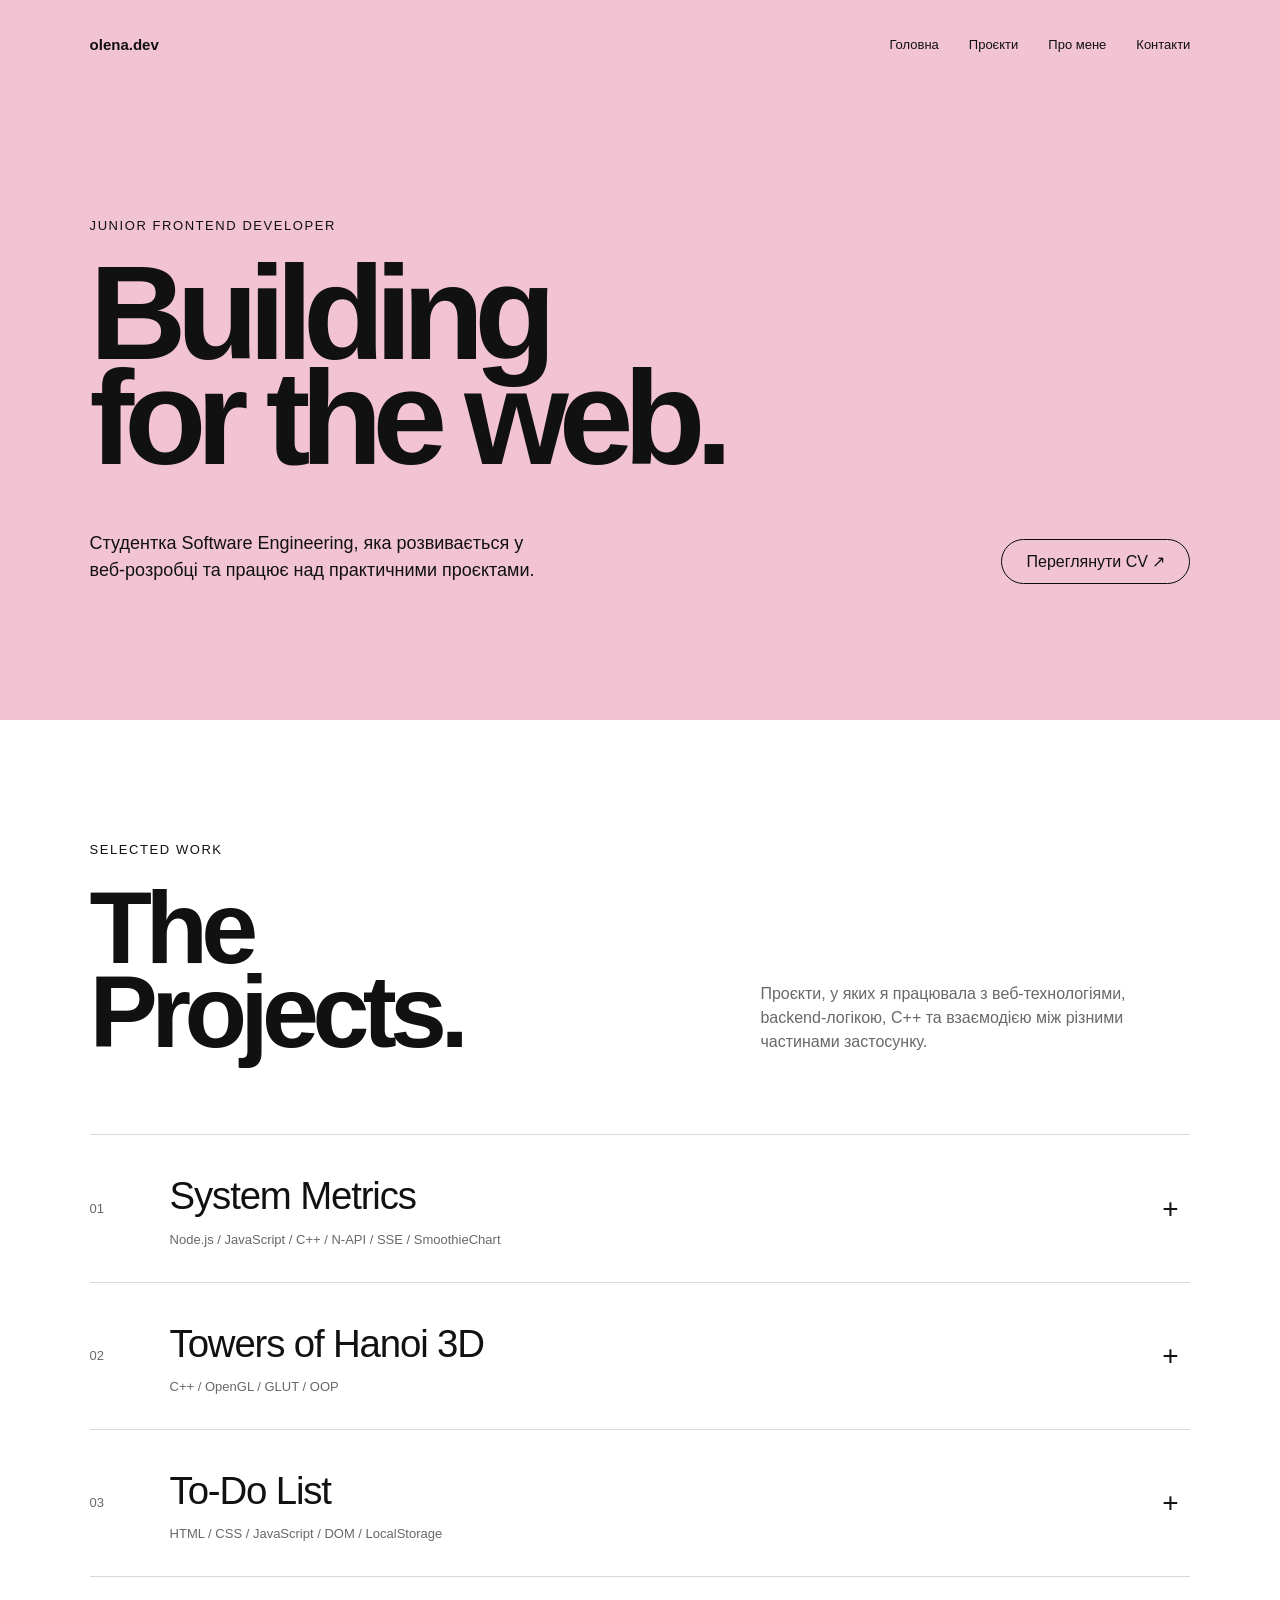
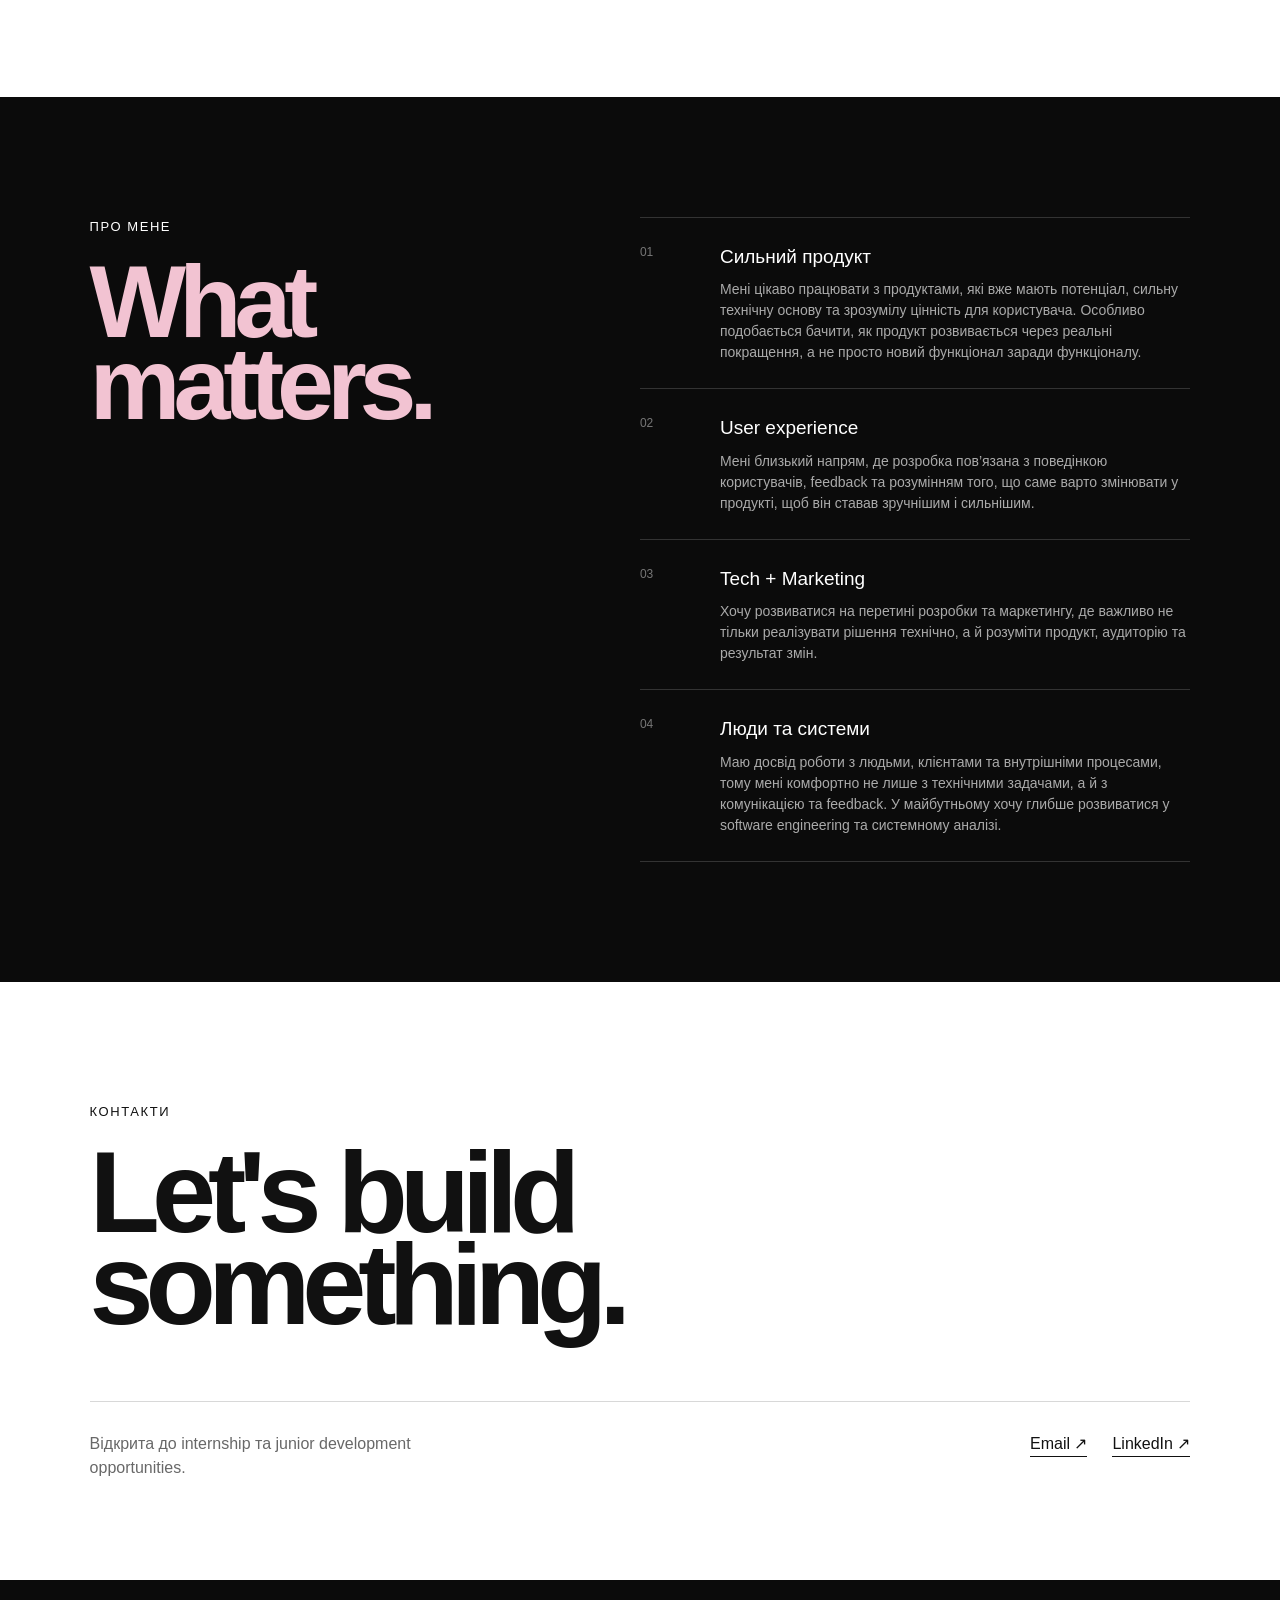
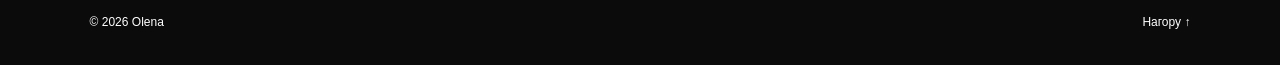
<file: index.html>
<!DOCTYPE html>
<html lang="uk">

<head>
    <meta charset="UTF-8">
    <meta name="viewport" content="width=device-width, initial-scale=1.0">

    <title>Olena | Junior Frontend Developer</title>

    <link rel="stylesheet" href="style.css">
</head>

<body>

<header class="header">
    <div class="container header__inner">

        <a href="#home" class="header__logo">
            olena.dev
        </a>

        <nav class="header__nav">
            <a class="header__link" href="#home">Головна</a>
            <a class="header__link" href="#projects">Проєкти</a>
            <a class="header__link" href="#about">Про мене</a>
            <a class="header__link" href="#contact">Контакти</a>
        </nav>

    </div>
</header>


<main>


    <section class="section section--hero" id="home">

        <div class="container hero">

            <div class="hero__content">

                <p class="hero__label">
                    Junior Frontend Developer
                </p>

                <h1 class="hero__title">
                    Building<br>
                    for the web.
                </h1>

                <div class="hero__bottom">

                    <p class="hero__description">
                        Студентка Software Engineering, яка розвивається у веб-розробці
                        та працює над практичними проєктами.
                    </p>

                    <a
                        class="button button--outline"
                        href="files/NoskovOlena_CV.pdf"
                        target="_blank"
                    >
                        Переглянути CV ↗
                    </a>

                </div>

            </div>

        </div>

    </section>



    <section class="section section--projects" id="projects">

        <div class="container">

            <div class="section-heading">

                <div>
                    <p class="section-heading__label">
                        Selected work
                    </p>

                    <h2 class="section-heading__title">
                        The<br>
                        Projects.
                    </h2>
                </div>

                <p class="section-heading__description">
                    Проєкти, у яких я працювала з веб-технологіями,
                    backend-логікою, C++ та взаємодією між різними частинами застосунку.
                </p>

            </div>


            <div class="projects">


                <!-- PROJECT 01 -->

                <article class="project">

                    <button
                        class="project__header"
                        type="button"
                        aria-expanded="false"
                    >

                        <div class="project__number">
                            01
                        </div>

                        <div class="project__name">
                            <h3>System Metrics</h3>

                            <p>
                                Node.js / JavaScript / C++ / N-API / SSE / SmoothieChart
                            </p>
                        </div>

                        <div class="project__toggle">
                            +
                        </div>

                    </button>


                    <div class="project__body">

                        <div class="project__content project__content--vertical">


                            <div class="project__visual project__visual--wide">

                                <img
                                    src="images/system-metrics.png"
                                    alt="System Metrics preview"
                                >

                            </div>


                            <div class="project__info">

                                <div class="project__block">

                                    <span class="project__label">
                                        Про проєкт
                                    </span>

                                    <p>
                                        Невеликий застосунок для моніторингу оперативної пам’яті macOS
                                        у реальному часі. Дані про вільну та активну пам’ять
                                        отримуються через нативний C++ модуль і передаються
                                        у браузер через SSE.
                                    </p>

                                    <p>
                                        На frontend дані обробляються через EventSource,
                                        відображаються у числовому вигляді та додаються
                                        на live-графік через SmoothieChart.
                                    </p>

                                </div>


                                <div class="project__block">

                                    <span class="project__label">
                                        Що реалізовано
                                    </span>

                                    <ul class="project__list">
                                        <li>Збір memory statistics через macOS Mach API</li>
                                        <li>Нативний Node.js addon на C++ через N-API</li>
                                        <li>Передача метрик через Server-Sent Events</li>
                                        <li>Оновлення даних без перезавантаження сторінки</li>
                                        <li>Візуалізація метрик через SmoothieChart</li>
                                        <li>Обробка втрати SSE-з’єднання</li>
                                    </ul>

                                </div>


                                <div class="project__block">

                                    <span class="project__label">
                                        Technologies
                                    </span>

                                    <div class="project__tags">
                                        <span>JavaScript</span>
                                        <span>Node.js</span>
                                        <span>C++</span>
                                        <span>N-API</span>
                                        <span>SSE</span>
                                        <span>Mach API</span>
                                        <span>SmoothieChart</span>
                                    </div>

                                </div>

                            </div>

                        </div>

                    </div>

                </article>


                <!-- PROJECT 02 -->

                <article class="project">

                    <button
                        class="project__header"
                        type="button"
                        aria-expanded="false"
                    >

                        <div class="project__number">
                            02
                        </div>

                        <div class="project__name">
                            <h3>Towers of Hanoi 3D</h3>

                            <p>
                                C++ / OpenGL / GLUT / OOP
                            </p>
                        </div>

                        <div class="project__toggle">
                            +
                        </div>

                    </button>


                    <div class="project__body">

                        <div class="project__course">


                            <div class="project-gallery">

                                <img
                                    src="images/hanoi-1.png"
                                    alt="Towers of Hanoi 3D scene"
                                >

                                <img
                                    src="images/hanoi-2.png"
                                    alt="Towers of Hanoi gameplay"
                                >

                                <img
                                    src="images/hanoi-3.png"
                                    alt="Game statistics"
                                >

                                <img
                                    src="images/hanoi-4.png"
                                    alt="Towers of Hanoi project structure"
                                >

                            </div>


                            <div class="project__info">

                                <div class="project__block">

                                    <span class="project__label">
                                        Про проєкт
                                    </span>

                                    <p>
                                        Курсова робота — 3D-реалізація головоломки
                                        «Ханойські вежі» на C++ з використанням OpenGL та GLUT.
                                        Програма відображає три стрижні та диски у тривимірній
                                        сцені й дозволяє користувачу самостійно виконувати ходи.
                                    </p>

                                    <p>
                                        Ігрова логіка контролює правильність переміщення дисків
                                        і не дозволяє розміщувати більший диск поверх меншого.
                                        Після кожного ходу оновлюється стан гри та перевіряється
                                        умова перемоги.
                                    </p>

                                </div>


                                <div class="project__block">

                                    <span class="project__label">
                                        Архітектура
                                    </span>

                                    <p>
                                        Проєкт побудований з використанням OOP.
                                        Клас <strong>Disk</strong> зберігає параметри диска
                                        та відповідає за його rendering у 3D-сцені.
                                        Клас <strong>HanoiBoard</strong> зберігає стан стрижнів,
                                        обробляє переміщення та перевіряє правила гри.
                                    </p>

                                    <p>
                                        У <strong>main.cpp</strong> реалізовано ініціалізацію
                                        OpenGL/GLUT, основний цикл програми та обробку подій
                                        клавіатури й миші.
                                    </p>

                                </div>


                                <div class="project__block">

                                    <span class="project__label">
                                        Що реалізовано
                                    </span>

                                    <ul class="project__list">
                                        <li>3D-сцена на OpenGL та GLUT</li>
                                        <li>Логіка переміщення дисків між стрижнями</li>
                                        <li>Перевірка допустимості кожного ходу</li>
                                        <li>Визначення завершення гри</li>
                                        <li>Обертання та масштабування камери</li>
                                        <li>Керування через клавіатуру та мишу</li>
                                        <li>Лічильник ходів та часу гри</li>
                                        <li>Збереження статистики у stats.txt</li>
                                        <li>Подвійна буферизація для плавного rendering</li>
                                    </ul>

                                </div>


                                <div class="project__block">

                                    <span class="project__label">
                                        Проєктування
                                    </span>

                                    <p>
                                        Перед реалізацією були визначені функціональні вимоги
                                        та побудовані UML-діаграми: Use Case, Class Diagram,
                                        Sequence Diagram та Activity Diagram.
                                    </p>

                                </div>


                                <div class="project__block">

                                    <span class="project__label">
                                        Technologies
                                    </span>

                                    <div class="project__tags">
                                        <span>C++</span>
                                        <span>OpenGL</span>
                                        <span>GLUT</span>
                                        <span>OOP</span>
                                        <span>UML</span>
                                        <span>CMake</span>
                                        <span>Computer Graphics</span>
                                    </div>

                                </div>

                            </div>

                        </div>

                    </div>

                </article>


                <!-- PROJECT 03 -->

                <article class="project">

                    <button
                        class="project__header"
                        type="button"
                        aria-expanded="false"
                    >

                        <div class="project__number">
                            03
                        </div>

                        <div class="project__name">
                            <h3>To-Do List</h3>

                            <p>
                                HTML / CSS / JavaScript / DOM / LocalStorage
                            </p>
                        </div>

                        <div class="project__toggle">
                            +
                        </div>

                    </button>


                    <div class="project__body">

                        <div class="project__content project__content--vertical">

                            <div class="project__visual project__visual--wide">

                                <img
                                    src="images/todo-project.png"
                                    alt="To-Do List preview"
                                >

                            </div>


                            <div class="project__info">

                                <div class="project__block">

                                    <span class="project__label">
                                        Про проєкт
                                    </span>

                                    <p>
                                        Невеликий task manager на vanilla JavaScript.
                                        Користувач може створювати задачі, відмічати їх виконаними,
                                        видаляти та фільтрувати за статусом.
                                    </p>

                                    <p>
                                        Стан задач зберігається у LocalStorage, тому список
                                        відновлюється після перезавантаження сторінки.
                                        Інтерфейс оновлюється через функцію renderTasks().
                                    </p>

                                </div>


                                <div class="project__block">

                                    <span class="project__label">
                                        Логіка
                                    </span>

                                    <p>
                                        Задачі зберігаються у масиві об’єктів з id,
                                        текстом та статусом виконання.
                                        Для фільтрації використовується filter(),
                                        а взаємодія зі списком обробляється
                                        через події click та change.
                                    </p>

                                </div>


                                <div class="project__block">

                                    <span class="project__label">
                                        Що реалізовано
                                    </span>

                                    <ul class="project__list">
                                        <li>Створення та видалення задач</li>
                                        <li>Зміна статусу через checkbox</li>
                                        <li>Фільтри All / Active / Done</li>
                                        <li>Збереження стану у LocalStorage</li>
                                        <li>Динамічний rendering через DOM</li>
                                        <li>Event delegation</li>
                                        <li>Лічильник задач</li>
                                    </ul>

                                </div>


                                <div class="project__block">

                                    <span class="project__label">
                                        Technologies
                                    </span>

                                    <div class="project__tags">
                                        <span>HTML5</span>
                                        <span>CSS3</span>
                                        <span>JavaScript</span>
                                        <span>DOM</span>
                                        <span>LocalStorage</span>
                                    </div>

                                </div>

                            </div>

                        </div>

                    </div>

                </article>

            </div>

        </div>

    </section>




    <section class="section section--dark" id="about">

        <div class="container about">

            <div class="about__heading">

                <p class="about__label">
                    Про мене
                </p>

                <h2 class="about__title">
                    What<br>
                    matters.
                </h2>

            </div>


            <div class="about__items">

                <div class="about-item">
                    <span class="about-item__number">01</span>

                    <div class="about-item__content">
                        <h3>Сильний продукт</h3>

                        <p>
                            Мені цікаво працювати з продуктами, які вже мають потенціал,
                            сильну технічну основу та зрозумілу цінність для користувача.
                            Особливо подобається бачити, як продукт розвивається через
                            реальні покращення, а не просто новий функціонал заради функціоналу.
                        </p>
                    </div>
                </div>


                <div class="about-item">
                    <span class="about-item__number">02</span>

                    <div class="about-item__content">
                        <h3>User experience</h3>

                        <p>
                            Мені близький напрям, де розробка пов’язана з поведінкою
                            користувачів, feedback та розумінням того, що саме варто
                            змінювати у продукті, щоб він ставав зручнішим і сильнішим.
                        </p>
                    </div>
                </div>


                <div class="about-item">
                    <span class="about-item__number">03</span>

                    <div class="about-item__content">
                        <h3>Tech + Marketing</h3>

                        <p>
                            Хочу розвиватися на перетині розробки та маркетингу,
                            де важливо не тільки реалізувати рішення технічно,
                            а й розуміти продукт, аудиторію та результат змін.
                        </p>
                    </div>
                </div>


                <div class="about-item">
                    <span class="about-item__number">04</span>

                    <div class="about-item__content">
                        <h3>Люди та системи</h3>

                        <p>
                            Маю досвід роботи з людьми, клієнтами та внутрішніми процесами,
                            тому мені комфортно не лише з технічними задачами, а й з
                            комунікацією та feedback. У майбутньому хочу глибше
                            розвиватися у software engineering та системному аналізі.
                        </p>
                    </div>
                </div>

            </div>

        </div>

    </section>




    <section class="section section--contact" id="contact">

        <div class="container contact">

            <p class="contact__label">
                Контакти
            </p>

            <h2 class="contact__title">
                Let's build<br>
                something.
            </h2>

            <div class="contact__bottom">

                <p class="contact__text">
                    Відкрита до internship та junior development opportunities.
                </p>

                <div class="contact__links">

                    <a href="mailto:noskovaolena185@gmail.com">
                        Email ↗
                    </a>

                    <a href="www.linkedin.com/in/olena-noskova-76151241a" target="_blank">
                        LinkedIn ↗
                    </a>

                </div>

            </div>

        </div>

    </section>

</main>


<footer class="footer">

    <div class="container footer__inner">

        <p>
            © 2026 Olena
        </p>

        <a href="#home">
            Нагору ↑
        </a>

    </div>

</footer>


<script src="script.js"></script>

</body>

</html>
</file>
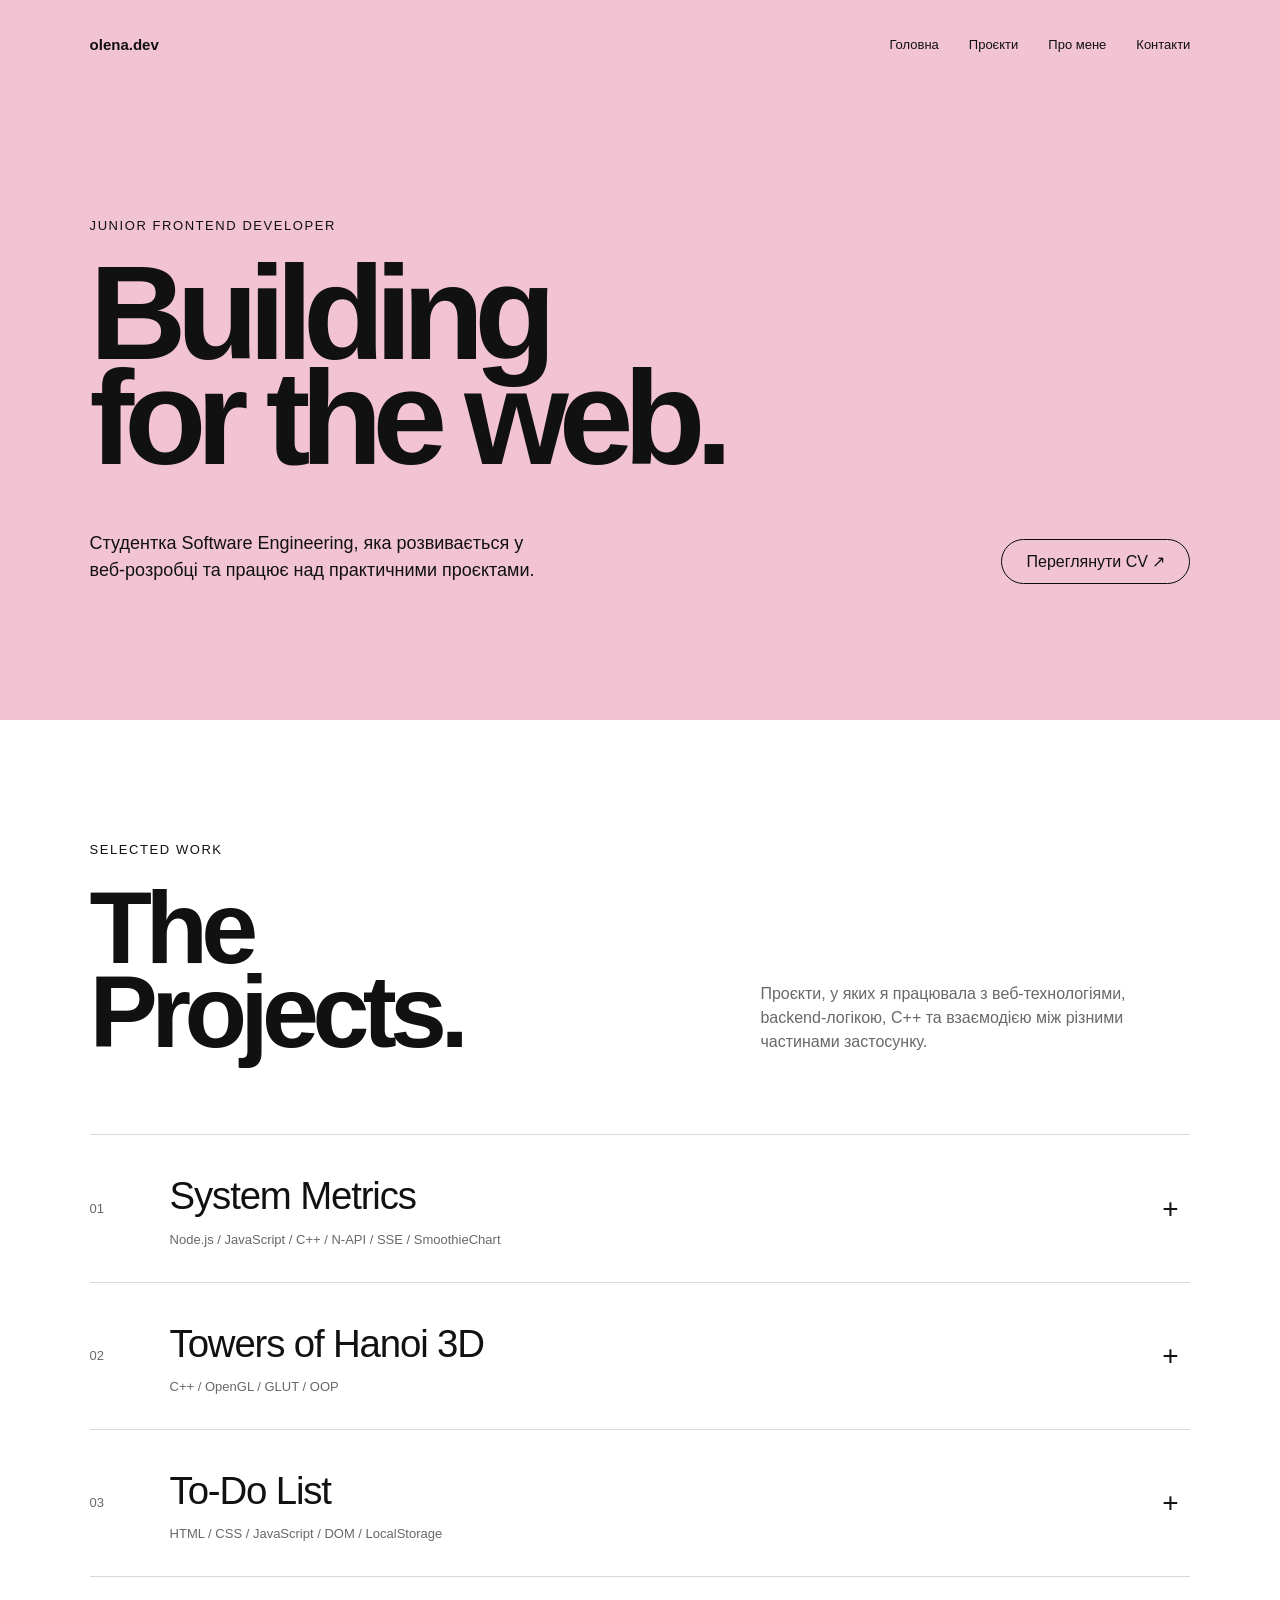
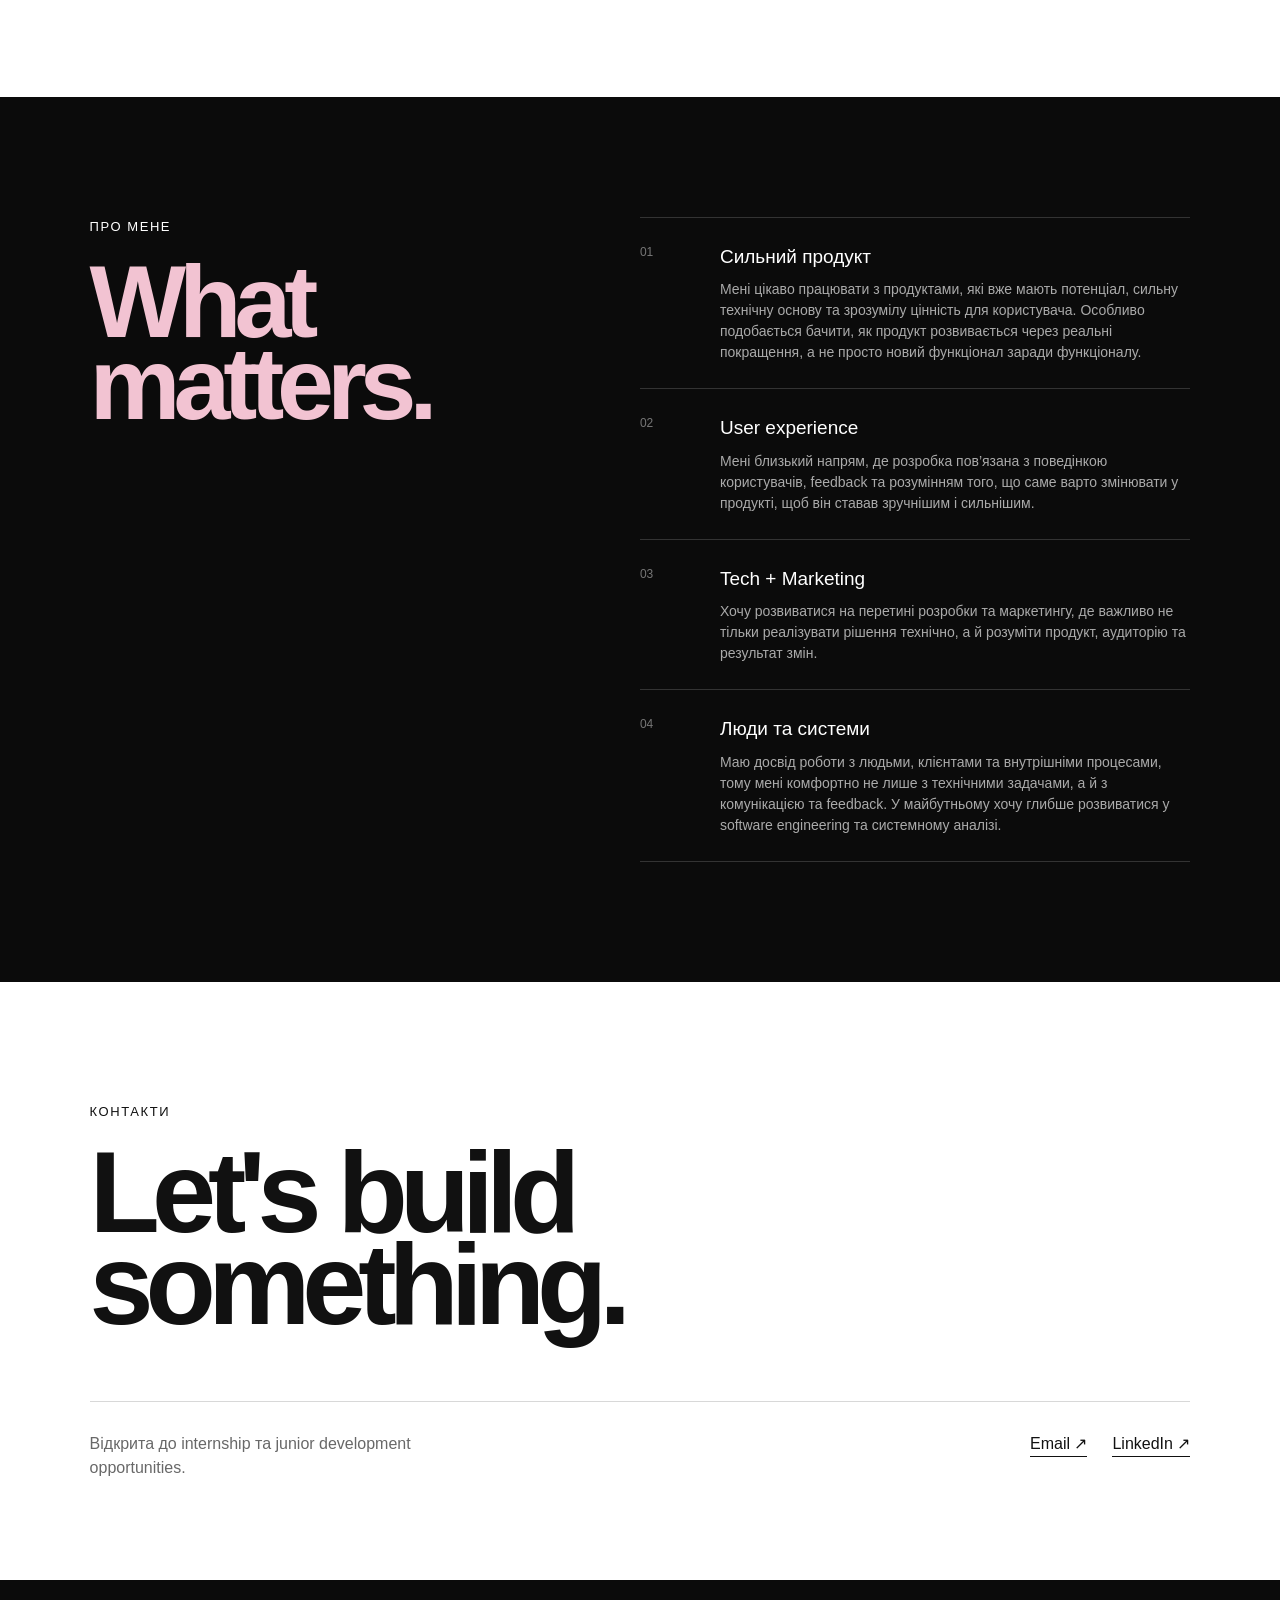
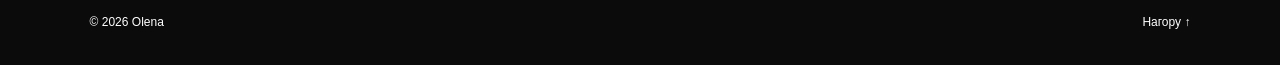
<file: src/index.html>
<!DOCTYPE html>
<html lang="uk">

<head>
    <meta charset="UTF-8">
    <meta name="viewport" content="width=device-width, initial-scale=1.0">

    <title>Olena | Junior Frontend Developer</title>

    <link rel="stylesheet" href="style.css">
</head>

<body>

<header class="header">
    <div class="container header__inner">

        <a href="#home" class="header__logo">
            olena.dev
        </a>

        <nav class="header__nav">
            <a class="header__link" href="#home">Головна</a>
            <a class="header__link" href="#projects">Проєкти</a>
            <a class="header__link" href="#about">Про мене</a>
            <a class="header__link" href="#contact">Контакти</a>
        </nav>

    </div>
</header>


<main>


    <section class="section section--hero" id="home">

        <div class="container hero">

            <div class="hero__content">

                <p class="hero__label">
                    Junior Frontend Developer
                </p>

                <h1 class="hero__title">
                    Building<br>
                    for the web.
                </h1>

                <div class="hero__bottom">

                    <p class="hero__description">
                        Студентка Software Engineering, яка розвивається у веб-розробці
                        та працює над практичними проєктами.
                    </p>

                    <a
                        class="button button--outline"
                        href="files/CVVNoskova Olena.pdf"
                        target="_blank"
                    >
                        Переглянути CV ↗
                    </a>

                </div>

            </div>

        </div>

    </section>



    <section class="section section--projects" id="projects">

        <div class="container">

            <div class="section-heading">

                <div>
                    <p class="section-heading__label">
                        Selected work
                    </p>

                    <h2 class="section-heading__title">
                        The<br>
                        Projects.
                    </h2>
                </div>

                <p class="section-heading__description">
                    Проєкти, у яких я працювала з веб-технологіями,
                    backend-логікою, C++ та взаємодією між різними частинами застосунку.
                </p>

            </div>


            <div class="projects">


                <!-- PROJECT 01 -->

                <article class="project">

                    <button
                        class="project__header"
                        type="button"
                        aria-expanded="false"
                    >

                        <div class="project__number">
                            01
                        </div>

                        <div class="project__name">
                            <h3>System Metrics</h3>

                            <p>
                                Node.js / JavaScript / C++ / N-API / SSE / SmoothieChart
                            </p>
                        </div>

                        <div class="project__toggle">
                            +
                        </div>

                    </button>


                    <div class="project__body">

                        <div class="project__content project__content--vertical">


                            <div class="project__visual project__visual--wide">

                                <img
                                    src="images/system-metrics.png"
                                    alt="System Metrics preview"
                                >

                            </div>


                            <div class="project__info">

                                <div class="project__block">

                                    <span class="project__label">
                                        Про проєкт
                                    </span>

                                    <p>
                                        Невеликий застосунок для моніторингу оперативної пам’яті macOS
                                        у реальному часі. Дані про вільну та активну пам’ять
                                        отримуються через нативний C++ модуль і передаються
                                        у браузер через SSE.
                                    </p>

                                    <p>
                                        На frontend дані обробляються через EventSource,
                                        відображаються у числовому вигляді та додаються
                                        на live-графік через SmoothieChart.
                                    </p>

                                </div>


                                <div class="project__block">

                                    <span class="project__label">
                                        Що реалізовано
                                    </span>

                                    <ul class="project__list">
                                        <li>Збір memory statistics через macOS Mach API</li>
                                        <li>Нативний Node.js addon на C++ через N-API</li>
                                        <li>Передача метрик через Server-Sent Events</li>
                                        <li>Оновлення даних без перезавантаження сторінки</li>
                                        <li>Візуалізація метрик через SmoothieChart</li>
                                        <li>Обробка втрати SSE-з’єднання</li>
                                    </ul>

                                </div>


                                <div class="project__block">

                                    <span class="project__label">
                                        Technologies
                                    </span>

                                    <div class="project__tags">
                                        <span>JavaScript</span>
                                        <span>Node.js</span>
                                        <span>C++</span>
                                        <span>N-API</span>
                                        <span>SSE</span>
                                        <span>Mach API</span>
                                        <span>SmoothieChart</span>
                                    </div>

                                </div>

                            </div>

                        </div>

                    </div>

                </article>


                <!-- PROJECT 02 -->

                <article class="project">

                    <button
                        class="project__header"
                        type="button"
                        aria-expanded="false"
                    >

                        <div class="project__number">
                            02
                        </div>

                        <div class="project__name">
                            <h3>Towers of Hanoi 3D</h3>

                            <p>
                                C++ / OpenGL / GLUT / OOP
                            </p>
                        </div>

                        <div class="project__toggle">
                            +
                        </div>

                    </button>


                    <div class="project__body">

                        <div class="project__course">


                            <div class="project-gallery">

                                <img
                                    src="images/hanoi-1.png"
                                    alt="Towers of Hanoi 3D scene"
                                >

                                <img
                                    src="images/hanoi-2.png"
                                    alt="Towers of Hanoi gameplay"
                                >

                                <img
                                    src="images/hanoi-3.png"
                                    alt="Game statistics"
                                >

                                <img
                                    src="images/hanoi-4.png"
                                    alt="Towers of Hanoi project structure"
                                >

                            </div>


                            <div class="project__info">

                                <div class="project__block">

                                    <span class="project__label">
                                        Про проєкт
                                    </span>

                                    <p>
                                        Курсова робота — 3D-реалізація головоломки
                                        «Ханойські вежі» на C++ з використанням OpenGL та GLUT.
                                        Програма відображає три стрижні та диски у тривимірній
                                        сцені й дозволяє користувачу самостійно виконувати ходи.
                                    </p>

                                    <p>
                                        Ігрова логіка контролює правильність переміщення дисків
                                        і не дозволяє розміщувати більший диск поверх меншого.
                                        Після кожного ходу оновлюється стан гри та перевіряється
                                        умова перемоги.
                                    </p>

                                </div>


                                <div class="project__block">

                                    <span class="project__label">
                                        Архітектура
                                    </span>

                                    <p>
                                        Проєкт побудований з використанням OOP.
                                        Клас <strong>Disk</strong> зберігає параметри диска
                                        та відповідає за його rendering у 3D-сцені.
                                        Клас <strong>HanoiBoard</strong> зберігає стан стрижнів,
                                        обробляє переміщення та перевіряє правила гри.
                                    </p>

                                    <p>
                                        У <strong>main.cpp</strong> реалізовано ініціалізацію
                                        OpenGL/GLUT, основний цикл програми та обробку подій
                                        клавіатури й миші.
                                    </p>

                                </div>


                                <div class="project__block">

                                    <span class="project__label">
                                        Що реалізовано
                                    </span>

                                    <ul class="project__list">
                                        <li>3D-сцена на OpenGL та GLUT</li>
                                        <li>Логіка переміщення дисків між стрижнями</li>
                                        <li>Перевірка допустимості кожного ходу</li>
                                        <li>Визначення завершення гри</li>
                                        <li>Обертання та масштабування камери</li>
                                        <li>Керування через клавіатуру та мишу</li>
                                        <li>Лічильник ходів та часу гри</li>
                                        <li>Збереження статистики у stats.txt</li>
                                        <li>Подвійна буферизація для плавного rendering</li>
                                    </ul>

                                </div>


                                <div class="project__block">

                                    <span class="project__label">
                                        Проєктування
                                    </span>

                                    <p>
                                        Перед реалізацією були визначені функціональні вимоги
                                        та побудовані UML-діаграми: Use Case, Class Diagram,
                                        Sequence Diagram та Activity Diagram.
                                    </p>

                                </div>


                                <div class="project__block">

                                    <span class="project__label">
                                        Technologies
                                    </span>

                                    <div class="project__tags">
                                        <span>C++</span>
                                        <span>OpenGL</span>
                                        <span>GLUT</span>
                                        <span>OOP</span>
                                        <span>UML</span>
                                        <span>CMake</span>
                                        <span>Computer Graphics</span>
                                    </div>

                                </div>

                            </div>

                        </div>

                    </div>

                </article>


                <!-- PROJECT 03 -->

                <article class="project">

                    <button
                        class="project__header"
                        type="button"
                        aria-expanded="false"
                    >

                        <div class="project__number">
                            03
                        </div>

                        <div class="project__name">
                            <h3>To-Do List</h3>

                            <p>
                                HTML / CSS / JavaScript / DOM / LocalStorage
                            </p>
                        </div>

                        <div class="project__toggle">
                            +
                        </div>

                    </button>


                    <div class="project__body">

                        <div class="project__content project__content--vertical">

                            <div class="project__visual project__visual--wide">

                                <img
                                    src="images/todo-project.png"
                                    alt="To-Do List preview"
                                >

                            </div>


                            <div class="project__info">

                                <div class="project__block">

                                    <span class="project__label">
                                        Про проєкт
                                    </span>

                                    <p>
                                        Невеликий task manager на vanilla JavaScript.
                                        Користувач може створювати задачі, відмічати їх виконаними,
                                        видаляти та фільтрувати за статусом.
                                    </p>

                                    <p>
                                        Стан задач зберігається у LocalStorage, тому список
                                        відновлюється після перезавантаження сторінки.
                                        Інтерфейс оновлюється через функцію renderTasks().
                                    </p>

                                </div>


                                <div class="project__block">

                                    <span class="project__label">
                                        Логіка
                                    </span>

                                    <p>
                                        Задачі зберігаються у масиві об’єктів з id,
                                        текстом та статусом виконання.
                                        Для фільтрації використовується filter(),
                                        а взаємодія зі списком обробляється
                                        через події click та change.
                                    </p>

                                </div>


                                <div class="project__block">

                                    <span class="project__label">
                                        Що реалізовано
                                    </span>

                                    <ul class="project__list">
                                        <li>Створення та видалення задач</li>
                                        <li>Зміна статусу через checkbox</li>
                                        <li>Фільтри All / Active / Done</li>
                                        <li>Збереження стану у LocalStorage</li>
                                        <li>Динамічний rendering через DOM</li>
                                        <li>Event delegation</li>
                                        <li>Лічильник задач</li>
                                    </ul>

                                </div>


                                <div class="project__block">

                                    <span class="project__label">
                                        Technologies
                                    </span>

                                    <div class="project__tags">
                                        <span>HTML5</span>
                                        <span>CSS3</span>
                                        <span>JavaScript</span>
                                        <span>DOM</span>
                                        <span>LocalStorage</span>
                                    </div>

                                </div>

                            </div>

                        </div>

                    </div>

                </article>

            </div>

        </div>

    </section>




    <section class="section section--dark" id="about">

        <div class="container about">

            <div class="about__heading">

                <p class="about__label">
                    Про мене
                </p>

                <h2 class="about__title">
                    What<br>
                    matters.
                </h2>

            </div>


            <div class="about__items">

                <div class="about-item">
                    <span class="about-item__number">01</span>

                    <div class="about-item__content">
                        <h3>Сильний продукт</h3>

                        <p>
                            Мені цікаво працювати з продуктами, які вже мають потенціал,
                            сильну технічну основу та зрозумілу цінність для користувача.
                            Особливо подобається бачити, як продукт розвивається через
                            реальні покращення, а не просто новий функціонал заради функціоналу.
                        </p>
                    </div>
                </div>


                <div class="about-item">
                    <span class="about-item__number">02</span>

                    <div class="about-item__content">
                        <h3>User experience</h3>

                        <p>
                            Мені близький напрям, де розробка пов’язана з поведінкою
                            користувачів, feedback та розумінням того, що саме варто
                            змінювати у продукті, щоб він ставав зручнішим і сильнішим.
                        </p>
                    </div>
                </div>


                <div class="about-item">
                    <span class="about-item__number">03</span>

                    <div class="about-item__content">
                        <h3>Tech + Marketing</h3>

                        <p>
                            Хочу розвиватися на перетині розробки та маркетингу,
                            де важливо не тільки реалізувати рішення технічно,
                            а й розуміти продукт, аудиторію та результат змін.
                        </p>
                    </div>
                </div>


                <div class="about-item">
                    <span class="about-item__number">04</span>

                    <div class="about-item__content">
                        <h3>Люди та системи</h3>

                        <p>
                            Маю досвід роботи з людьми, клієнтами та внутрішніми процесами,
                            тому мені комфортно не лише з технічними задачами, а й з
                            комунікацією та feedback. У майбутньому хочу глибше
                            розвиватися у software engineering та системному аналізі.
                        </p>
                    </div>
                </div>

            </div>

        </div>

    </section>




    <section class="section section--contact" id="contact">

        <div class="container contact">

            <p class="contact__label">
                Контакти
            </p>

            <h2 class="contact__title">
                Let's build<br>
                something.
            </h2>

            <div class="contact__bottom">

                <p class="contact__text">
                    Відкрита до internship та junior development opportunities.
                </p>

                <div class="contact__links">

                    <a href="mailto:noskovaolena185@gmail.com">
                        Email ↗
                    </a>

                    <a href="www.linkedin.com/in/olena-noskova-76151241a" target="_blank">
                        LinkedIn ↗
                    </a>

                </div>

            </div>

        </div>

    </section>

</main>


<footer class="footer">

    <div class="container footer__inner">

        <p>
            © 2026 Olena
        </p>

        <a href="#home">
            Нагору ↑
        </a>

    </div>

</footer>


<script src="script.js"></script>

</body>

</html>
</file>
<file: style.css>
:root {
    --white: #ffffff;
    --black: #0b0b0b;
    --text: #111111;
    --muted: #686868;

    --pink: #f2c3d2;
    --light: #f5f5f3;

    --border: #d8d8d8;
    --border-dark: #333333;

    --page-padding: 7%;
    --container-width: 1500px;

    --transition: 250ms ease;
}


/* BASE */

* {
    margin: 0;
    padding: 0;
    box-sizing: border-box;
}

html {
    scroll-behavior: smooth;
}

body {
    font-family: Inter, Arial, Helvetica, sans-serif;
    background: var(--white);
    color: var(--text);
    line-height: 1.5;
}

button,
input,
textarea {
    font: inherit;
}

button {
    color: inherit;
}

a {
    color: inherit;
    text-decoration: none;
}

img {
    display: block;
    width: 100%;
}

.container {
    width: min(
        calc(100% - (var(--page-padding) * 2)),
        var(--container-width)
    );

    margin-inline: auto;
}


/* COMMON */

.section {
    width: 100%;
}

.section-heading {
    display: flex;
    justify-content: space-between;
    align-items: flex-end;

    gap: 50px;
    margin-bottom: 80px;
}

.section-heading__label,
.hero__label,
.about__label,
.contact__label {
    margin-bottom: 25px;

    font-size: 13px;
    text-transform: uppercase;
    letter-spacing: 0.12em;
}

.section-heading__title {
    font-size: clamp(70px, 8vw, 125px);
    line-height: 0.83;
    letter-spacing: -0.065em;
}

.section-heading__description {
    max-width: 430px;

    color: var(--muted);
    font-size: 16px;
}


/* HEADER */

.header {
    position: absolute;
    top: 0;
    left: 0;

    z-index: 10;

    width: 100%;
}

.header__inner {
    height: 90px;

    display: flex;
    align-items: center;
    justify-content: space-between;
}

.header__logo {
    font-size: 15px;
    font-weight: 600;
}

.header__nav {
    display: flex;
    gap: 30px;
}

.header__link {
    position: relative;

    font-size: 13px;
}

.header__link::after {
    content: "";

    position: absolute;
    left: 0;
    bottom: -5px;

    width: 0;
    height: 1px;

    background: currentColor;

    transition: width var(--transition);
}

.header__link:hover::after {
    width: 100%;
}


/* HERO */

.section--hero {
    background: var(--pink);
}

.hero {
    min-height: 720px;

    padding-top: 170px;
    padding-bottom: 90px;

    display: flex;
    align-items: center;
}

.hero__content {
    width: 100%;
}

.hero__title {
    max-width: 1100px;

    font-size: clamp(75px, 10.5vw, 165px);
    line-height: 0.78;
    letter-spacing: -0.075em;
}

.hero__bottom {
    margin-top: 60px;

    display: flex;
    align-items: flex-end;
    justify-content: space-between;

    gap: 40px;
}

.hero__description {
    max-width: 450px;

    font-size: 18px;
}


/* BUTTON */

.button {
    display: inline-flex;
    align-items: center;
    justify-content: center;

    min-height: 45px;

    padding: 0 24px;

    border-radius: 100px;

    transition:
        background-color var(--transition),
        color var(--transition);
}

.button--outline {
    border: 1px solid var(--black);
}

.button--outline:hover {
    background: var(--black);
    color: var(--white);
}


/* PROJECTS */

.section--projects {
    padding: 120px 0;
}

.projects {
    border-top: 1px solid var(--border);
}

.project {
    border-bottom: 1px solid var(--border);
}

.project__header {
    width: 100%;

    padding: 32px 0;

    display: grid;
    grid-template-columns: 80px minmax(0, 1fr) 60px;
    align-items: center;

    border: 0;
    background: transparent;

    text-align: left;
    cursor: pointer;
}

.project__number {
    color: var(--muted);

    font-size: 13px;
}

.project__name h3 {
    margin-bottom: 5px;

    font-size: clamp(24px, 3vw, 40px);
    font-weight: 500;
    letter-spacing: -0.03em;
}

.project__name p {
    color: var(--muted);

    font-size: 13px;
}

.project__toggle {
    justify-self: end;

    width: 40px;
    height: 40px;

    display: flex;
    align-items: center;
    justify-content: center;

    font-size: 28px;
    font-weight: 300;

    transition: transform 350ms ease;
}

.project.is-open .project__toggle {
    transform: rotate(45deg);
}


/* PROJECT OPEN / CLOSE */

.project__body {
    display: grid;
    grid-template-rows: 0fr;

    opacity: 0;

    transition:
        grid-template-rows 450ms ease,
        opacity 350ms ease;
}

.project.is-open .project__body {
    grid-template-rows: 1fr;
    opacity: 1;
}

.project__body > * {
    min-height: 0;
    overflow: hidden;
}


/* DEFAULT PROJECT */

.project__content {
    min-height: 0;
    overflow: hidden;

    display: grid;
    grid-template-columns:
        minmax(0, 1.1fr)
        minmax(420px, 1fr);

    gap: 70px;
}

.project.is-open .project__content {
    padding: 25px 0 85px;
}

.project__visual {
    min-height: 420px;

    background: var(--light);

    overflow: hidden;
}

.project__visual img {
    width: 100%;
    height: 100%;

    object-fit: cover;
}


/* SYSTEM METRICS */

.project__content--vertical {
    grid-template-columns: 1fr;
    gap: 45px;
}

.project__visual--wide {
    min-height: 0;
    background: transparent;
}

.project__visual--wide img {
    width: 100%;
    height: auto;

    max-height: 600px;

    object-fit: contain;
}


/* PROJECT TEXT */

.project__info {
    display: flex;
    flex-direction: column;

    gap: 36px;
}

.project__block {
    padding-bottom: 28px;

    border-bottom: 1px solid var(--border);
}

.project__label {
    display: block;

    margin-bottom: 14px;

    color: var(--muted);

    font-size: 11px;
    text-transform: uppercase;
    letter-spacing: 0.1em;
}

.project__block p {
    max-width: 750px;

    font-size: 16px;
    line-height: 1.65;
}

.project__block p + p {
    margin-top: 16px;
}

.project__list {
    list-style: none;

    display: flex;
    flex-direction: column;

    gap: 8px;
}

.project__list li {
    font-size: 15px;
}

.project__list li::before {
    content: "—";

    margin-right: 8px;
}


/* TAGS */

.project__tags {
    display: flex;
    flex-wrap: wrap;

    gap: 8px;
}

.project__tags span {
    padding: 7px 12px;

    border: 1px solid var(--border);
    border-radius: 100px;

    font-size: 12px;
}


/* HANOI COURSE PROJECT */

.project__course {
    min-height: 0;
    overflow: hidden;
}

.project.is-open .project__course {
    padding: 25px 0 85px;
}

.project-gallery {
    display: grid;
    grid-template-columns: repeat(2, minmax(0, 1fr));

    gap: 16px;

    margin-bottom: 55px;
}

.project-gallery img {
    width: 100%;
    height: 320px;

    object-fit: cover;

    background: var(--light);
}


/* ABOUT */

.section--dark {
    padding: 120px 0;

    background: var(--black);
    color: var(--white);
}

.about {
    display: grid;
    grid-template-columns:
        minmax(300px, 0.9fr)
        minmax(400px, 1.1fr);

    gap: 100px;
}

.about__title {
    color: var(--pink);

    font-size: clamp(75px, 8vw, 130px);
    line-height: 0.8;
    letter-spacing: -0.07em;
}

.about__items {
    align-self: end;

    border-top: 1px solid var(--border-dark);
}

.about-item {
    display: grid;
    grid-template-columns: 60px minmax(0, 1fr);

    gap: 20px;

    padding: 25px 0;

    border-bottom: 1px solid var(--border-dark);
}

.about-item__number {
    color: #777777;

    font-size: 12px;
}

.about-item__content h3 {
    margin-bottom: 8px;

    font-size: 19px;
    font-weight: 400;
}

.about-item__content p {
    max-width: 480px;

    color: #aaaaaa;

    font-size: 14px;
}


/* CONTACT */

.section--contact {
    padding: 120px 0 100px;
}

.contact__title {
    font-size: clamp(75px, 9vw, 145px);
    line-height: 0.8;
    letter-spacing: -0.07em;
}

.contact__bottom {
    margin-top: 70px;
    padding-top: 30px;

    display: flex;
    align-items: flex-start;
    justify-content: space-between;

    gap: 40px;

    border-top: 1px solid var(--border);
}

.contact__text {
    max-width: 400px;

    color: var(--muted);
}

.contact__links {
    display: flex;
    flex-wrap: wrap;

    gap: 25px;
}

.contact__links a {
    border-bottom: 1px solid currentColor;
}


/* FOOTER */

.footer {
    background: var(--black);
    color: var(--white);
}

.footer__inner {
    min-height: 85px;

    display: flex;
    align-items: center;
    justify-content: space-between;

    font-size: 12px;
}


/* SCROLL ANIMATION */

.reveal {
    opacity: 0;

    transform: translateY(30px);

    transition:
        opacity 700ms ease,
        transform 700ms ease;
}

.reveal.is-visible {
    opacity: 1;

    transform: translateY(0);
}


/* TABLET */

@media (max-width: 900px) {

    :root {
        --page-padding: 5%;
    }

    .hero {
        min-height: 650px;
    }

    .hero__bottom {
        flex-direction: column;
        align-items: flex-start;
    }

    .section-heading {
        flex-direction: column;
        align-items: flex-start;
    }

    .project__content {
        grid-template-columns: 1fr;

        gap: 40px;
    }

    .project__visual {
        min-height: 300px;
    }

    .project__visual--wide {
        min-height: 0;
    }

    .project-gallery {
        grid-template-columns: 1fr 1fr;
    }

    .project-gallery img {
        height: 240px;
    }

    .about {
        grid-template-columns: 1fr;

        gap: 70px;
    }

    .contact__bottom {
        flex-direction: column;
    }
}


/* MOBILE */

@media (max-width: 600px) {

    .header__nav {
        gap: 14px;
    }

    .header__link {
        font-size: 11px;
    }

    .hero {
        min-height: 600px;

        padding-top: 140px;
    }

    .hero__title {
        letter-spacing: -0.06em;
    }

    .section--projects,
    .section--dark,
    .section--contact {
        padding-top: 85px;
        padding-bottom: 85px;
    }

    .project__header {
        grid-template-columns:
            35px
            minmax(0, 1fr)
            35px;
    }

    .project__number {
        font-size: 10px;
    }

    .project__name h3 {
        font-size: 23px;
    }

    .project__name p {
        font-size: 11px;
    }

    .project__content {
        gap: 28px;
    }

    .project__visual {
        min-height: 220px;
    }

    .project__visual--wide {
        min-height: 0;
    }

    .project__block p {
        font-size: 14px;
    }

    .project-gallery {
        grid-template-columns: 1fr;

        gap: 12px;

        margin-bottom: 40px;
    }

    .project-gallery img {
        height: auto;
        max-height: 320px;

        object-fit: contain;
    }

    .about-item {
        grid-template-columns:
            40px
            minmax(0, 1fr);
    }

    .footer__inner {
        gap: 20px;
    }
}
</file>
<file: src/style.css>
:root {
    --white: #ffffff;
    --black: #0b0b0b;
    --text: #111111;
    --muted: #686868;

    --pink: #f2c3d2;
    --light: #f5f5f3;

    --border: #d8d8d8;
    --border-dark: #333333;

    --page-padding: 7%;
    --container-width: 1500px;

    --transition: 250ms ease;
}


/* BASE */

* {
    margin: 0;
    padding: 0;
    box-sizing: border-box;
}

html {
    scroll-behavior: smooth;
}

body {
    font-family: Inter, Arial, Helvetica, sans-serif;
    background: var(--white);
    color: var(--text);
    line-height: 1.5;
}

button,
input,
textarea {
    font: inherit;
}

button {
    color: inherit;
}

a {
    color: inherit;
    text-decoration: none;
}

img {
    display: block;
    width: 100%;
}

.container {
    width: min(
        calc(100% - (var(--page-padding) * 2)),
        var(--container-width)
    );

    margin-inline: auto;
}


/* COMMON */

.section {
    width: 100%;
}

.section-heading {
    display: flex;
    justify-content: space-between;
    align-items: flex-end;

    gap: 50px;
    margin-bottom: 80px;
}

.section-heading__label,
.hero__label,
.about__label,
.contact__label {
    margin-bottom: 25px;

    font-size: 13px;
    text-transform: uppercase;
    letter-spacing: 0.12em;
}

.section-heading__title {
    font-size: clamp(70px, 8vw, 125px);
    line-height: 0.83;
    letter-spacing: -0.065em;
}

.section-heading__description {
    max-width: 430px;

    color: var(--muted);
    font-size: 16px;
}


/* HEADER */

.header {
    position: absolute;
    top: 0;
    left: 0;

    z-index: 10;

    width: 100%;
}

.header__inner {
    height: 90px;

    display: flex;
    align-items: center;
    justify-content: space-between;
}

.header__logo {
    font-size: 15px;
    font-weight: 600;
}

.header__nav {
    display: flex;
    gap: 30px;
}

.header__link {
    position: relative;

    font-size: 13px;
}

.header__link::after {
    content: "";

    position: absolute;
    left: 0;
    bottom: -5px;

    width: 0;
    height: 1px;

    background: currentColor;

    transition: width var(--transition);
}

.header__link:hover::after {
    width: 100%;
}


/* HERO */

.section--hero {
    background: var(--pink);
}

.hero {
    min-height: 720px;

    padding-top: 170px;
    padding-bottom: 90px;

    display: flex;
    align-items: center;
}

.hero__content {
    width: 100%;
}

.hero__title {
    max-width: 1100px;

    font-size: clamp(75px, 10.5vw, 165px);
    line-height: 0.78;
    letter-spacing: -0.075em;
}

.hero__bottom {
    margin-top: 60px;

    display: flex;
    align-items: flex-end;
    justify-content: space-between;

    gap: 40px;
}

.hero__description {
    max-width: 450px;

    font-size: 18px;
}


/* BUTTON */

.button {
    display: inline-flex;
    align-items: center;
    justify-content: center;

    min-height: 45px;

    padding: 0 24px;

    border-radius: 100px;

    transition:
        background-color var(--transition),
        color var(--transition);
}

.button--outline {
    border: 1px solid var(--black);
}

.button--outline:hover {
    background: var(--black);
    color: var(--white);
}


/* PROJECTS */

.section--projects {
    padding: 120px 0;
}

.projects {
    border-top: 1px solid var(--border);
}

.project {
    border-bottom: 1px solid var(--border);
}

.project__header {
    width: 100%;

    padding: 32px 0;

    display: grid;
    grid-template-columns: 80px minmax(0, 1fr) 60px;
    align-items: center;

    border: 0;
    background: transparent;

    text-align: left;
    cursor: pointer;
}

.project__number {
    color: var(--muted);

    font-size: 13px;
}

.project__name h3 {
    margin-bottom: 5px;

    font-size: clamp(24px, 3vw, 40px);
    font-weight: 500;
    letter-spacing: -0.03em;
}

.project__name p {
    color: var(--muted);

    font-size: 13px;
}

.project__toggle {
    justify-self: end;

    width: 40px;
    height: 40px;

    display: flex;
    align-items: center;
    justify-content: center;

    font-size: 28px;
    font-weight: 300;

    transition: transform 350ms ease;
}

.project.is-open .project__toggle {
    transform: rotate(45deg);
}


/* PROJECT OPEN / CLOSE */

.project__body {
    display: grid;
    grid-template-rows: 0fr;

    opacity: 0;

    transition:
        grid-template-rows 450ms ease,
        opacity 350ms ease;
}

.project.is-open .project__body {
    grid-template-rows: 1fr;
    opacity: 1;
}

.project__body > * {
    min-height: 0;
    overflow: hidden;
}


/* DEFAULT PROJECT */

.project__content {
    min-height: 0;
    overflow: hidden;

    display: grid;
    grid-template-columns:
        minmax(0, 1.1fr)
        minmax(420px, 1fr);

    gap: 70px;
}

.project.is-open .project__content {
    padding: 25px 0 85px;
}

.project__visual {
    min-height: 420px;

    background: var(--light);

    overflow: hidden;
}

.project__visual img {
    width: 100%;
    height: 100%;

    object-fit: cover;
}


/* SYSTEM METRICS */

.project__content--vertical {
    grid-template-columns: 1fr;
    gap: 45px;
}

.project__visual--wide {
    min-height: 0;
    background: transparent;
}

.project__visual--wide img {
    width: 100%;
    height: auto;

    max-height: 600px;

    object-fit: contain;
}


/* PROJECT TEXT */

.project__info {
    display: flex;
    flex-direction: column;

    gap: 36px;
}

.project__block {
    padding-bottom: 28px;

    border-bottom: 1px solid var(--border);
}

.project__label {
    display: block;

    margin-bottom: 14px;

    color: var(--muted);

    font-size: 11px;
    text-transform: uppercase;
    letter-spacing: 0.1em;
}

.project__block p {
    max-width: 750px;

    font-size: 16px;
    line-height: 1.65;
}

.project__block p + p {
    margin-top: 16px;
}

.project__list {
    list-style: none;

    display: flex;
    flex-direction: column;

    gap: 8px;
}

.project__list li {
    font-size: 15px;
}

.project__list li::before {
    content: "—";

    margin-right: 8px;
}


/* TAGS */

.project__tags {
    display: flex;
    flex-wrap: wrap;

    gap: 8px;
}

.project__tags span {
    padding: 7px 12px;

    border: 1px solid var(--border);
    border-radius: 100px;

    font-size: 12px;
}


/* HANOI COURSE PROJECT */

.project__course {
    min-height: 0;
    overflow: hidden;
}

.project.is-open .project__course {
    padding: 25px 0 85px;
}

.project-gallery {
    display: grid;
    grid-template-columns: repeat(2, minmax(0, 1fr));

    gap: 16px;

    margin-bottom: 55px;
}

.project-gallery img {
    width: 100%;
    height: 320px;

    object-fit: cover;

    background: var(--light);
}


/* ABOUT */

.section--dark {
    padding: 120px 0;

    background: var(--black);
    color: var(--white);
}

.about {
    display: grid;
    grid-template-columns:
        minmax(300px, 0.9fr)
        minmax(400px, 1.1fr);

    gap: 100px;
}

.about__title {
    color: var(--pink);

    font-size: clamp(75px, 8vw, 130px);
    line-height: 0.8;
    letter-spacing: -0.07em;
}

.about__items {
    align-self: end;

    border-top: 1px solid var(--border-dark);
}

.about-item {
    display: grid;
    grid-template-columns: 60px minmax(0, 1fr);

    gap: 20px;

    padding: 25px 0;

    border-bottom: 1px solid var(--border-dark);
}

.about-item__number {
    color: #777777;

    font-size: 12px;
}

.about-item__content h3 {
    margin-bottom: 8px;

    font-size: 19px;
    font-weight: 400;
}

.about-item__content p {
    max-width: 480px;

    color: #aaaaaa;

    font-size: 14px;
}


/* CONTACT */

.section--contact {
    padding: 120px 0 100px;
}

.contact__title {
    font-size: clamp(75px, 9vw, 145px);
    line-height: 0.8;
    letter-spacing: -0.07em;
}

.contact__bottom {
    margin-top: 70px;
    padding-top: 30px;

    display: flex;
    align-items: flex-start;
    justify-content: space-between;

    gap: 40px;

    border-top: 1px solid var(--border);
}

.contact__text {
    max-width: 400px;

    color: var(--muted);
}

.contact__links {
    display: flex;
    flex-wrap: wrap;

    gap: 25px;
}

.contact__links a {
    border-bottom: 1px solid currentColor;
}


/* FOOTER */

.footer {
    background: var(--black);
    color: var(--white);
}

.footer__inner {
    min-height: 85px;

    display: flex;
    align-items: center;
    justify-content: space-between;

    font-size: 12px;
}


/* SCROLL ANIMATION */

.reveal {
    opacity: 0;

    transform: translateY(30px);

    transition:
        opacity 700ms ease,
        transform 700ms ease;
}

.reveal.is-visible {
    opacity: 1;

    transform: translateY(0);
}


/* TABLET */

@media (max-width: 900px) {

    :root {
        --page-padding: 5%;
    }

    .hero {
        min-height: 650px;
    }

    .hero__bottom {
        flex-direction: column;
        align-items: flex-start;
    }

    .section-heading {
        flex-direction: column;
        align-items: flex-start;
    }

    .project__content {
        grid-template-columns: 1fr;

        gap: 40px;
    }

    .project__visual {
        min-height: 300px;
    }

    .project__visual--wide {
        min-height: 0;
    }

    .project-gallery {
        grid-template-columns: 1fr 1fr;
    }

    .project-gallery img {
        height: 240px;
    }

    .about {
        grid-template-columns: 1fr;

        gap: 70px;
    }

    .contact__bottom {
        flex-direction: column;
    }
}


/* MOBILE */

@media (max-width: 600px) {

    .header__nav {
        gap: 14px;
    }

    .header__link {
        font-size: 11px;
    }

    .hero {
        min-height: 600px;

        padding-top: 140px;
    }

    .hero__title {
        letter-spacing: -0.06em;
    }

    .section--projects,
    .section--dark,
    .section--contact {
        padding-top: 85px;
        padding-bottom: 85px;
    }

    .project__header {
        grid-template-columns:
            35px
            minmax(0, 1fr)
            35px;
    }

    .project__number {
        font-size: 10px;
    }

    .project__name h3 {
        font-size: 23px;
    }

    .project__name p {
        font-size: 11px;
    }

    .project__content {
        gap: 28px;
    }

    .project__visual {
        min-height: 220px;
    }

    .project__visual--wide {
        min-height: 0;
    }

    .project__block p {
        font-size: 14px;
    }

    .project-gallery {
        grid-template-columns: 1fr;

        gap: 12px;

        margin-bottom: 40px;
    }

    .project-gallery img {
        height: auto;
        max-height: 320px;

        object-fit: contain;
    }

    .about-item {
        grid-template-columns:
            40px
            minmax(0, 1fr);
    }

    .footer__inner {
        gap: 20px;
    }
}
</file>
